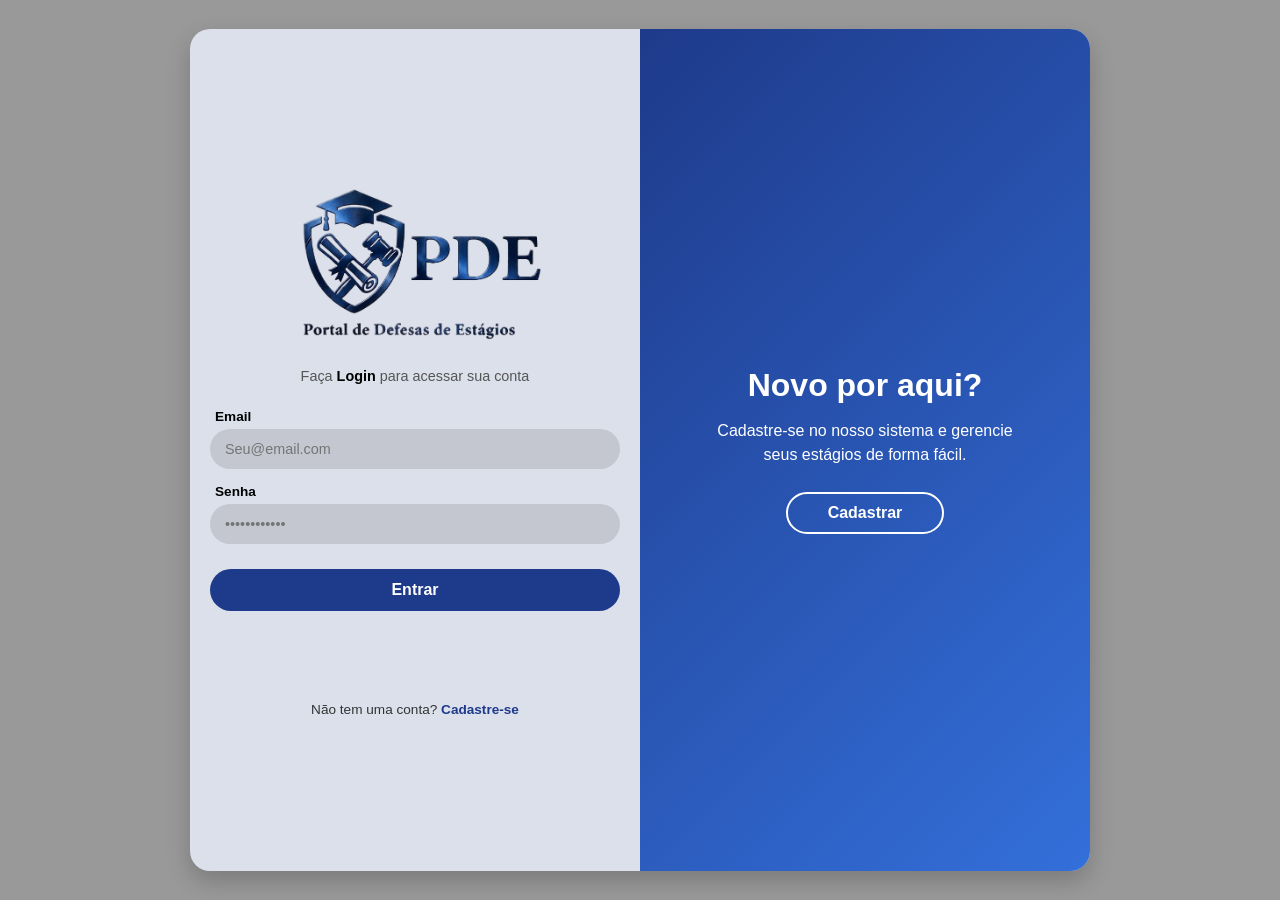
<file: index.html>
<!DOCTYPE html>
<html lang="pt-br">
<head>
    <meta charset="UTF-8">
    <meta name="viewport" content="width=device-width, initial-scale=1.0">
    <title>PDE - Portal de Defesas de Estágios</title>
    <link rel="stylesheet" href="/assets/css/style.css">
    <script type="module" src="/assets/js/script.js" defer></script>
</head>
<body>
    <div class="background-conteudo">
        <div class="cartao-autenticacao">
            <div id="containerPaineis" class="container-paineis">


                <div id="painelCamposLogin" class="painel">
                    <img src="assets/img/preview-pde-com-titulo-e-transparente.png" alt="Logo PDE" class="logo">
                    <p class="subtitulo">Faça <span class="destaque">Login</span> para acessar sua conta</p>
                    
                    <form id="formularioLogin">
                        <div class="grupo-input">
                            <label for="login-email">Email</label>
                            <input type="email" id="login-email" placeholder="Seu@email.com" required>
                        </div>
                        <div class="grupo-input">
                            <label for="login-senha">Senha</label>
                            <input type="password" id="login-senha" placeholder="••••••••••••" required>
                        </div>
                        
                        <button type="button" class="botao-principal" id="botao-login">Entrar</button>
                        <div id="mensagem-login" class="mensagem oculto"></div>
                    </form>

                    <p id="linkRedirecionarCadastro" class="texto-alternativo">
                        Não tem uma conta? <a href="#">Cadastre-se</a>
                    </p>
                </div>


                <div id="painelRedirecionarCadastro" class="painel">
                    <div class="painel-redirecionar">
                        <h2>Novo por aqui?</h2>
                        <p>Cadastre-se no nosso sistema e gerencie seus estágios de forma fácil.</p>
                        <button id="botaoRedirecionarCadastro" class="botao-redirecionar">Cadastrar</button>
                    </div>
                </div>


                <div id="painelRedirecionarLogin" class="painel">
                    <div class="painel-redirecionar">
                        <h2>Já tem uma conta?</h2>
                        <p>Faça login com suas credenciais para acessar o portal de estágios.</p>
                        <button id="botaoRedirecionarLogin" class="botao-redirecionar">Fazer Login</button>
                    </div>
                </div>


                <div id="painelCamposCadastro" class="painel">
                    <img src="assets/img/preview-pde-com-titulo-e-transparente.png" alt="Logo PDE" class="logo">
                    <p class="subtitulo"><span class="destaque">Cadastre-se</span> no sistema de estágios</p>
                    
                    <form id="formularioCadastro">
                        <div class="grupo-input">
                            <label for="cadastro-perfil">Tipo de Perfil</label>
                            <select id="cadastro-perfil" class="campos_validacao" name="perfil">
                                <option value="" disabled selected>Selecione seu perfil</option>
                                <option value="aluno">Aluno</option>
                                <option value="professor">Professor/Orientador</option>
                                <option value="coordenador">Coordenador</option>
                            </select>
                        </div>
                        <div class="grupo-input">
                            <label for="cadastro-nome">Nome Completo</label>
                            <input type="text" id="cadastro-nome" placeholder="Seu nome completo" class="campos_validacao" name="nome">
                        </div>
                        <div class="grupo-input">
                            <label for="cadastro-email">Email</label>
                            <input type="email" id="cadastro-email" placeholder="Seu@email.com" class="campos_validacao" name="email">
                        </div>
                        <div class="grupo-input">
                            <label for="cadastro-senha">Senha</label>
                            <input type="password" id="cadastro-senha" placeholder="••••••••••••" class="campos_validacao" name="senha">
                        </div>
                        <div class="grupo-input">
                            <label for="cadastro-confirmar-senha">Confirmar Senha</label>
                            <input type="password" id="cadastro-confirmar-senha" placeholder="••••••••••••" class="campos_validacao" name="confirmar-senha">
                        </div>
                        
                        <button type="submit" class="botao-principal">Cadastrar</button>
                        <div id="mensagem-cadastro" class="mensagem oculto"></div>
                    </form>

                    <p id="linkRedirecionarLogin" class="texto-alternativo">
                        Já tem uma conta? <a href="#">Faça Login</a>
                    </p>
                </div>


            </div>
            <div id="containerAzul" class="container-azul"></div>
        </div>
    </div>
</body>
</html>
</file>
<file: assets/css/style.css>
/*
==========================================
1. RESET E CONFIGURAÇÕES GERAIS
==========================================
*/

* {
    margin: 0;
    padding: 0;
    box-sizing: border-box;
    font-family: 'Segoe UI', Tahoma, Geneva, Verdana, sans-serif;
}

body, html {
    height: 100%;
    width: 100%;
}

/*
==========================================
2. ESTRUTURA PRINCIPAL (FUNDO E CARTÃO)
==========================================
*/

.background-conteudo {
    min-height: 100vh;
    display: flex;
    align-items: center;
    justify-content: center;
    background: url('https://images.unsplash.com/photo-1497215728101-856f4ea42174?q=80&w=1470&auto=format&fit=crop') center/cover no-repeat;
    position: relative;
    padding: 20px;
}

.background-conteudo::before {
    content: '';
    position: absolute;
    top: 0; left: 0; right: 0; bottom: 0;
    background: rgba(0, 0, 0, 0.4);
    backdrop-filter: blur(5px);
    z-index: 1;
}

.cartao-autenticacao {
    background-color: #dbe0eb;
    width: 100%;
    max-width: 900px;
    border-radius: 20px;
    box-shadow: 0 10px 25px rgba(0, 0, 0, 0.2);
    position: relative;
    z-index: 2;
    overflow: hidden;
}

/*
==========================================
3. CONTAINERS DESLIZANTES
==========================================
*/

.container-paineis {
    display: flex;
    width: 200%;
    transition: transform 0.40s cubic-bezier(0.4, 0, 0.2, 1);
}

.container-azul {
    display: block;
    position: absolute;
    top: 0;
    left: 50%;
    width: 100%;
    height: 100%;
    background: linear-gradient(135deg, #1e3a8a, #3b82f6);
    color: #ffffff;
    z-index: -1;
    overflow: hidden;
    transition: transform 0.25s ease-in-out;
}

/*
==========================================
4. PAINÉIS, TIPOGRAFIA E ELEMENTOS VISUAIS
==========================================
*/

.painel {
    width: 50%;
    padding: 40px 20px;
    display: flex;
    flex-direction: column;
    align-items: center;
    justify-content: center;
}

.logo {
    width: 90%; 
    max-width: 300px; 
    height: auto; 
    display: block;
    margin-bottom: 25px; 
}

.subtitulo {
    font-size: 0.9rem;
    color: #555;
    margin-bottom: 25px;
    text-align: center;
}

.destaque {
    color: black;
    font-weight: bold;
}

.painel-redirecionar {
    width: 100%;
    height: 100%;
    display: flex;
    flex-direction: column;
    justify-content: center;
    align-items: center;
    text-align: center;
    padding: 0 40px;
    color: #ffffff;
}

.painel-redirecionar h2 {
    font-size: 2rem;
    margin-bottom: 15px;
}

.painel-redirecionar p {
    font-size: 1rem;
    margin-bottom: 25px;
    line-height: 1.5;
    font-weight: 400;
}

/*
==========================================
5. FORMULÁRIOS E INPUTS
==========================================
*/

form {
    width: 100%;
    display: flex;
    flex-direction: column;
    gap: 15px;
}

.grupo-input {
    display: flex;
    flex-direction: column;
    gap: 5px;
}

.grupo-input label {
    font-size: 0.85rem;
    font-weight: 600;
    color: #000;
    padding-left: 5px;
}

.grupo-input input, 
.grupo-input select {
    width: 100%;
    padding: 12px 15px;
    border: none;
    border-radius: 25px; 
    background-color: #c4c7d0;
    color: #333;
    font-size: 0.9rem;
    outline: none;
    transition: box-shadow 0.3s ease;
}

.grupo-input input:focus,
.grupo-input select:focus {
    box-shadow: 0 0 0 2px #1e3a8a;
}

/*
==========================================
6. BOTÕES E LINKS
==========================================
*/

.botao-principal {
    background-color: #1e3a8a;
    color: white;
    border: none;
    padding: 12px;
    border-radius: 25px;
    font-size: 1rem;
    font-weight: 600;
    cursor: pointer;
    margin-top: 10px;
    transition: background-color 0.3s ease;
}

.botao-principal:hover {
    background-color: #152963;
}

.botao-redirecionar {
    background: transparent;
    border: 2px solid #ffffff;
    color: #ffffff;
    padding: 10px 40px;
    border-radius: 25px;
    font-size: 1rem;
    font-weight: bold;
    cursor: pointer;
    transition: background 0.3s, color 0.3s;
}

.botao-redirecionar:hover {
    background: #ffffff;
    color: #1e3a8a;
}

.texto-alternativo {
    margin-top: 20px;
    font-size: 0.85rem;
    color: #333;
}

.texto-alternativo a {
    color: #1e3a8a;
    font-weight: bold;
    text-decoration: none;
}

.texto-alternativo a:hover {
    text-decoration: underline;
}

/*
==========================================
7. MENSAGENS DE AUTENTICAÇÃO
==========================================
*/
.mensagem {
    margin-top: 12px;
    padding: 10px;
    border-radius: 12px;
    text-align: center;
    font-size: 0.9rem;
    font-weight: bold;
    width: 100%;

    min-height: 44px;
    opacity: 1;
    transition: opacity 0.8s ease;
}

.sucesso {
    background-color: #d4edda;
    color: #155724;
}

.erro {
    background-color: #f8d7da;
    color: #721c24
}

.oculto {
    visibility: hidden;
    opacity: 0;
}

.fade-out{
    opacity: 0;
}
</file>
